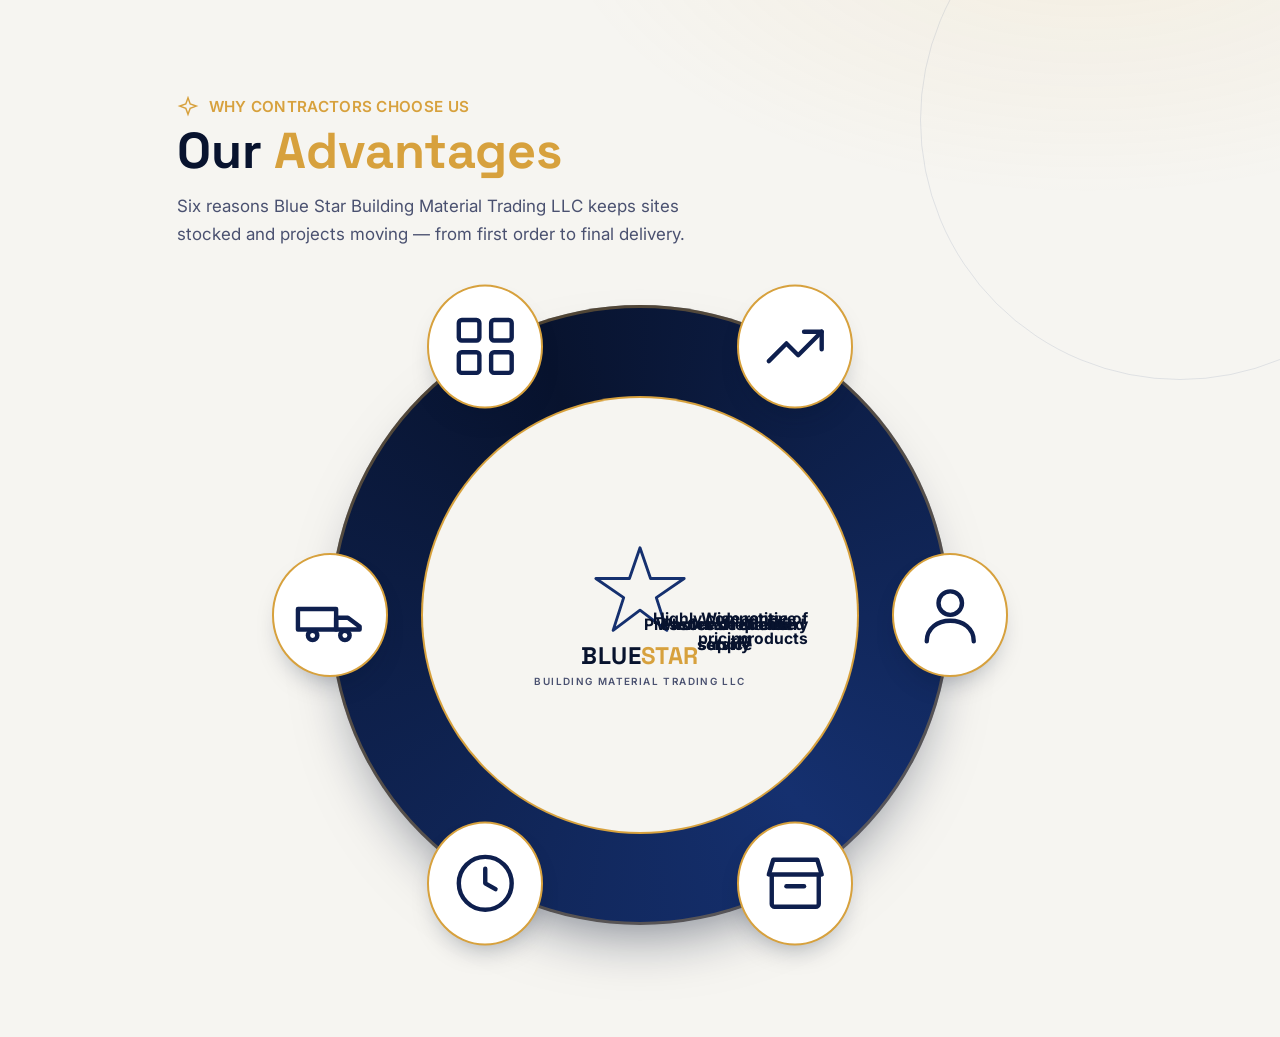
<file: blue-star-advantages.html>
<!DOCTYPE html>
<html lang="en">
<head>
<meta charset="UTF-8">
<meta name="viewport" content="width=device-width, initial-scale=1.0">
<title>Blue Star Building Material Trading LLC — Our Advantages</title>

<!-- Bootstrap -->
<link href="https://cdnjs.cloudflare.com/ajax/libs/bootstrap/5.3.3/css/bootstrap.min.css" rel="stylesheet">

<!-- Fonts -->
<link rel="preconnect" href="https://fonts.googleapis.com">
<link href="https://fonts.googleapis.com/css2?family=Space+Grotesk:wght@500;600;700&family=Inter:wght@400;500;600;700&display=swap" rel="stylesheet">

<style>
  :root{
    --navy-950:#08132e;
    --navy-800:#0e1f4e;
    --navy-700:#15306f;
    --gold-500:#d7a13d;
    --gold-300:#ecc784;
    --paper:#f6f5f1;
    --ink:#101425;
    --ink-soft:#4a5170;
    --ring-size: 620px;
    --badge-size: 132px;
  }

  *{box-sizing:border-box;}

  body{
    font-family:'Inter', sans-serif;
    background:var(--paper);
    color:var(--ink);
    margin:0;
  }

  h1,h2,h3,.display-font{
    font-family:'Space Grotesk', sans-serif;
  }

  /* ============ SECTION SHELL ============ */
  .advantages{
    position:relative;
    padding: 6rem 1.25rem 7rem;
    overflow:hidden;
    background:
      radial-gradient(ellipse 900px 500px at 85% -10%, rgba(215,161,61,0.10), transparent 60%),
      var(--paper);
  }

  .advantages::before{
    content:"";
    position:absolute;
    top:-140px; right:-160px;
    width:520px; height:520px;
    border:1px solid rgba(21,48,111,0.10);
    border-radius:50%;
  }

  .adv-kicker{
    display:flex;
    align-items:center;
    gap:.6rem;
    color:var(--gold-500);
    font-weight:600;
    letter-spacing:.02em;
    font-size:.95rem;
    margin-bottom:.35rem;
  }
  .adv-kicker svg{width:22px;height:22px;flex:none;}

  .adv-heading{
    font-size: clamp(2rem, 4.4vw, 3.15rem);
    font-weight:700;
    line-height:1.08;
    color:var(--navy-950);
    max-width: 620px;
    margin-bottom:.9rem;
  }
  .adv-heading .accent{ color:var(--gold-500); }

  .adv-sub{
    max-width:520px;
    color:var(--ink-soft);
    font-size:1.06rem;
    line-height:1.65;
    margin-bottom:0;
  }

  /* ============ DESKTOP RING ============ */
  .ring-wrap{
    position:relative;
    width: var(--ring-size);
    height: var(--ring-size);
    max-width:100%;
    margin: 3.5rem auto 0;
  }

  .ring-track{
    position:absolute;
    inset:0;
    border-radius:50%;
    background: conic-gradient(from -20deg, var(--navy-950) 0deg, var(--navy-700) 160deg, var(--navy-950) 360deg);
    box-shadow:
      inset 0 0 0 3px rgba(215,161,61,0.35),
      0 30px 60px -25px rgba(8,19,46,0.55);
  }

  .ring-track::after{
    content:"";
    position:absolute;
    inset: 15%;
    border-radius:50%;
    background:var(--paper);
    box-shadow: 0 0 0 2px var(--gold-500);
  }

  .ring-center{
    position:absolute;
    inset: 15%;
    border-radius:50%;
    display:flex;
    flex-direction:column;
    align-items:center;
    justify-content:center;
    text-align:center;
    padding: 1rem;
    z-index:3;
  }

  .ring-center .star-mark{
    width: 30%;
    max-width:96px;
    margin-bottom:.4rem;
  }

  .ring-center .brand-name{
    font-family:'Space Grotesk', sans-serif;
    font-weight:700;
    color:var(--navy-950);
    font-size:1.5rem;
    letter-spacing:.02em;
    line-height:1;
  }
  .ring-center .brand-name span{ color:var(--gold-500); }

  .ring-center .brand-sub{
    margin-top:.35rem;
    font-size:.62rem;
    letter-spacing:.14em;
    color:var(--ink-soft);
    font-weight:600;
  }

  /* badge placement using rotate/translate/counter-rotate */
  .badge{
    --angle: 0deg;
    position:absolute;
    top:50%; left:50%;
    width: var(--badge-size);
    height: var(--badge-size);
    margin: calc(var(--badge-size) / -2) 0 0 calc(var(--badge-size) / -2);
    transform: rotate(var(--angle)) translate(calc(var(--ring-size) / 2)) rotate(calc(var(--angle) * -1));
    z-index:4;
  }

  .badge-1{ --angle: -120deg; }
  .badge-2{ --angle: -60deg; }
  .badge-3{ --angle: 0deg; }
  .badge-4{ --angle: 60deg; }
  .badge-5{ --angle: 120deg; }
  .badge-6{ --angle: 180deg; }

  .badge-inner{
    width:100%;
    height:100%;
    border-radius:50%;
    background:#ffffff;
    border: 2px solid var(--gold-500);
    box-shadow: 0 14px 28px -14px rgba(8,19,46,0.4);
    display:flex;
    align-items:center;
    justify-content:center;
    padding: 18%;
    transition: transform .35s ease, box-shadow .35s ease;
    cursor:default;
  }
  .badge-inner svg{
    width:100%;
    height:100%;
    stroke: var(--navy-800);
  }
  .badge:hover .badge-inner{
    transform: scale(1.08);
    box-shadow: 0 18px 34px -12px rgba(215,161,61,0.55);
  }
  .badge:hover .badge-inner svg{ stroke: var(--gold-500); }

  .badge-label{
    position:absolute;
    top:50%; left:50%;
    width: 168px;
    transform: rotate(var(--angle)) translate(calc(var(--ring-size)/2 + var(--badge-size)/2 + 14px)) rotate(calc(var(--angle) * -1)) translate(-50%,-50%);
    text-align:center;
    font-weight:700;
    color:var(--navy-950);
    font-size:.98rem;
    line-height:1.28;
    z-index:4;
  }
  .badge-label-1, .badge-label-2{ top:calc(50% - 6px); }
  .badge-label-1{ text-align:right; transform: rotate(var(--angle)) translate(calc(var(--ring-size)/2 + var(--badge-size)/2 + 14px)) rotate(calc(var(--angle) * -1)) translate(-92%,-50%); }
  .badge-label-6{ text-align:right; }

  /* entrance animation, orchestrated once */
  .ring-wrap .badge, .ring-wrap .badge-label, .ring-track{
    opacity:0;
  }
  .ring-wrap.in-view .ring-track{
    animation: ring-fade .7s ease forwards;
  }
  .ring-wrap.in-view .badge{
    animation: badge-pop .55s cubic-bezier(.2,.8,.3,1.2) forwards;
  }
  .ring-wrap.in-view .badge-label{
    animation: label-fade .5s ease forwards;
  }
  .ring-wrap.in-view .badge-1{ animation-delay:.15s; } .ring-wrap.in-view .badge-label-1{ animation-delay:.28s; }
  .ring-wrap.in-view .badge-2{ animation-delay:.25s; } .ring-wrap.in-view .badge-label-2{ animation-delay:.38s; }
  .ring-wrap.in-view .badge-3{ animation-delay:.35s; } .ring-wrap.in-view .badge-label-3{ animation-delay:.48s; }
  .ring-wrap.in-view .badge-4{ animation-delay:.45s; } .ring-wrap.in-view .badge-label-4{ animation-delay:.58s; }
  .ring-wrap.in-view .badge-5{ animation-delay:.55s; } .ring-wrap.in-view .badge-label-5{ animation-delay:.68s; }
  .ring-wrap.in-view .badge-6{ animation-delay:.65s; } .ring-wrap.in-view .badge-label-6{ animation-delay:.78s; }

  @keyframes ring-fade{ from{opacity:0; transform:scale(.9);} to{opacity:1; transform:scale(1);} }
  @keyframes badge-pop{
    from{ opacity:0; transform: rotate(var(--angle)) translate(calc(var(--ring-size)*0.15)) rotate(calc(var(--angle) * -1)) scale(.4); }
    to{ opacity:1; transform: rotate(var(--angle)) translate(calc(var(--ring-size)/2)) rotate(calc(var(--angle) * -1)) scale(1); }
  }
  @keyframes label-fade{ from{opacity:0;} to{opacity:1;} }

  @media (prefers-reduced-motion: reduce){
    .ring-wrap .badge, .ring-wrap .badge-label, .ring-track{ opacity:1; animation:none !important; }
  }

  /* ============ MOBILE / TABLET: SPINE LAYOUT ============ */
  .spine-wrap{ display:none; }

  @media (max-width: 991.98px){
    .ring-wrap{ display:none; }
    .spine-wrap{
      display:block;
      margin-top: 3rem;
      position:relative;
    }
    .spine-hub{
      display:flex;
      flex-direction:column;
      align-items:center;
      text-align:center;
      margin-bottom: 1.75rem;
    }
    .spine-hub .star-mark{ width:74px; margin-bottom:.6rem; }
    .spine-hub .brand-name{ font-family:'Space Grotesk',sans-serif; font-weight:700; color:var(--navy-950); font-size:1.35rem; }
    .spine-hub .brand-name span{ color:var(--gold-500); }
    .spine-hub .brand-sub{ font-size:.62rem; letter-spacing:.14em; color:var(--ink-soft); font-weight:600; margin-top:.3rem; }

    .spine{
      position:relative;
      max-width: 480px;
      margin: 0 auto;
      padding-left: 2.75rem;
    }
    .spine::before{
      content:"";
      position:absolute;
      left: 26px;
      top: 6px; bottom:6px;
      width:2px;
      background: linear-gradient(var(--gold-500), var(--navy-800));
      opacity:.5;
    }
    .spine-item{
      position:relative;
      display:flex;
      align-items:flex-start;
      gap:1rem;
      padding: 1.1rem 0;
    }
    .spine-item .badge-inner{
      width:56px; height:56px;
      flex:none;
      position:absolute;
      left:-2.75rem;
      top:1.1rem;
      padding:11px;
    }
    .spine-item .spine-text{ margin-left: 3rem; padding-top:.5rem; }
    .spine-item .spine-title{ font-weight:700; color:var(--navy-950); font-size:1.02rem; margin-bottom:.15rem; }
    .spine-item .spine-desc{ font-size:.88rem; color:var(--ink-soft); line-height:1.5; }

    .spine-item{ opacity:0; transform: translateX(-14px); }
    .spine-wrap.in-view .spine-item{ animation: spine-in .5s ease forwards; }
    .spine-wrap.in-view .spine-item:nth-child(1){ animation-delay:.05s; }
    .spine-wrap.in-view .spine-item:nth-child(2){ animation-delay:.15s; }
    .spine-wrap.in-view .spine-item:nth-child(3){ animation-delay:.25s; }
    .spine-wrap.in-view .spine-item:nth-child(4){ animation-delay:.35s; }
    .spine-wrap.in-view .spine-item:nth-child(5){ animation-delay:.45s; }
    .spine-wrap.in-view .spine-item:nth-child(6){ animation-delay:.55s; }
    @keyframes spine-in{ to{ opacity:1; transform:translateX(0); } }
    @media (prefers-reduced-motion: reduce){
      .spine-item{ opacity:1; transform:none; animation:none !important; }
    }
  }

  @media (max-width: 575.98px){
    .advantages{ padding: 4rem 1rem 4.5rem; }
    :root{ --badge-size: 108px; }
  }
</style>
</head>
<body>

<section class="advantages">
  <div class="container">
    <div class="row justify-content-center">
      <div class="col-lg-10 text-center text-lg-start">
        <div class="d-flex flex-column align-items-center align-items-lg-start">
          <div class="adv-kicker">
            <svg viewBox="0 0 24 24" fill="none" stroke="currentColor" stroke-width="1.6"><path d="M12 2l2.4 6.6L21 11l-6.6 2.4L12 20l-2.4-6.6L3 11l6.6-2.4L12 2z"/></svg>
            WHY CONTRACTORS CHOOSE US
          </div>
          <h2 class="adv-heading">Our <span class="accent">Advantages</span></h2>
          <p class="adv-sub">Six reasons Blue Star Building Material Trading LLC keeps sites stocked and projects moving — from first order to final delivery.</p>
        </div>
      </div>
    </div>

    <!-- ===== DESKTOP RING ===== -->
    <div class="ring-wrap" id="ringWrap">
      <div class="ring-track"></div>

      <div class="ring-center">
        <svg class="star-mark" viewBox="0 0 100 100" fill="none">
          <path d="M50 6 L61 38 L96 38 L67 58 L78 92 L50 71 L22 92 L33 58 L4 38 L39 38 Z" fill="none" stroke="#15306f" stroke-width="3" stroke-linejoin="round"/>
        </svg>
        <div class="brand-name">BLUE<span>STAR</span></div>
        <div class="brand-sub">BUILDING MATERIAL TRADING LLC</div>
      </div>

      <!-- Badge 1: Wide range of products (top-left) -->
      <div class="badge badge-1">
        <div class="badge-inner">
          <svg viewBox="0 0 24 24" fill="none" stroke-width="1.5" stroke-linecap="round" stroke-linejoin="round">
            <rect x="3" y="3" width="7" height="7" rx="1"/><rect x="14" y="3" width="7" height="7" rx="1"/>
            <rect x="3" y="14" width="7" height="7" rx="1"/><rect x="14" y="14" width="7" height="7" rx="1"/>
          </svg>
        </div>
      </div>
      <div class="badge-label badge-label-1">Wide range of products</div>

      <!-- Badge 2: Highly competitive pricing (top-right) -->
      <div class="badge badge-2">
        <div class="badge-inner">
          <svg viewBox="0 0 24 24" fill="none" stroke-width="1.5" stroke-linecap="round" stroke-linejoin="round">
            <path d="M3 17l6-6 4 4 8-8"/><path d="M15 7h6v6"/>
          </svg>
        </div>
      </div>
      <div class="badge-label badge-label-2">Highly competitive pricing</div>

      <!-- Badge 3: Presence of qualified staff (right) -->
      <div class="badge badge-3">
        <div class="badge-inner">
          <svg viewBox="0 0 24 24" fill="none" stroke-width="1.5" stroke-linecap="round" stroke-linejoin="round">
            <circle cx="12" cy="8" r="4"/><path d="M4 21c0-4.4 3.6-7 8-7s8 2.6 8 7"/>
          </svg>
        </div>
      </div>
      <div class="badge-label badge-label-3">Presence of qualified staff</div>

      <!-- Badge 4: Wholesale & retail supply (bottom-right) -->
      <div class="badge badge-4">
        <div class="badge-inner">
          <svg viewBox="0 0 24 24" fill="none" stroke-width="1.5" stroke-linecap="round" stroke-linejoin="round">
            <path d="M3 9l1.5-5h15L21 9"/><path d="M4 9h16v10a1 1 0 01-1 1H5a1 1 0 01-1-1V9z"/><path d="M9 13h6"/>
          </svg>
        </div>
      </div>
      <div class="badge-label badge-label-4">Wholesale &amp; retail supply</div>

      <!-- Badge 5: Fast and reliable service (bottom-left) -->
      <div class="badge badge-5">
        <div class="badge-inner">
          <svg viewBox="0 0 24 24" fill="none" stroke-width="1.5" stroke-linecap="round" stroke-linejoin="round">
            <circle cx="12" cy="12" r="9"/><path d="M12 7v5l3.5 2"/>
          </svg>
        </div>
      </div>
      <div class="badge-label badge-label-5">Fast and reliable service</div>

      <!-- Badge 6: On-site delivery (left) -->
      <div class="badge badge-6">
        <div class="badge-inner">
          <svg viewBox="0 0 24 24" fill="none" stroke-width="1.5" stroke-linecap="round" stroke-linejoin="round">
            <path d="M1 10h13v7H1z"/><path d="M14 13h4l4 3v1h-8z"/><circle cx="6" cy="19" r="1.6"/><circle cx="17" cy="19" r="1.6"/>
          </svg>
        </div>
      </div>
      <div class="badge-label badge-label-6">On-site delivery</div>
    </div>

    <!-- ===== MOBILE / TABLET SPINE ===== -->
    <div class="spine-wrap" id="spineWrap">
      <div class="spine-hub">
        <svg class="star-mark" viewBox="0 0 100 100" fill="none">
          <path d="M50 6 L61 38 L96 38 L67 58 L78 92 L50 71 L22 92 L33 58 L4 38 L39 38 Z" fill="none" stroke="#15306f" stroke-width="3" stroke-linejoin="round"/>
        </svg>
        <div class="brand-name">BLUE<span>STAR</span></div>
        <div class="brand-sub">BUILDING MATERIAL TRADING LLC</div>
      </div>

      <div class="spine">
        <div class="spine-item">
          <div class="badge-inner"><svg viewBox="0 0 24 24" fill="none" stroke-width="1.5" stroke-linecap="round" stroke-linejoin="round"><rect x="3" y="3" width="7" height="7" rx="1"/><rect x="14" y="3" width="7" height="7" rx="1"/><rect x="3" y="14" width="7" height="7" rx="1"/><rect x="14" y="14" width="7" height="7" rx="1"/></svg></div>
          <div class="spine-text">
            <div class="spine-title">Wide range of products</div>
            <div class="spine-desc">Steel, cement, tiles and finishing materials — stocked under one roof.</div>
          </div>
        </div>
        <div class="spine-item">
          <div class="badge-inner"><svg viewBox="0 0 24 24" fill="none" stroke-width="1.5" stroke-linecap="round" stroke-linejoin="round"><path d="M3 17l6-6 4 4 8-8"/><path d="M15 7h6v6"/></svg></div>
          <div class="spine-text">
            <div class="spine-title">Highly competitive pricing</div>
            <div class="spine-desc">Direct sourcing keeps rates lean on every order, bulk or single-item.</div>
          </div>
        </div>
        <div class="spine-item">
          <div class="badge-inner"><svg viewBox="0 0 24 24" fill="none" stroke-width="1.5" stroke-linecap="round" stroke-linejoin="round"><circle cx="12" cy="8" r="4"/><path d="M4 21c0-4.4 3.6-7 8-7s8 2.6 8 7"/></svg></div>
          <div class="spine-text">
            <div class="spine-title">Presence of qualified staff</div>
            <div class="spine-desc">Trained teams who know the material specs, not just the catalogue.</div>
          </div>
        </div>
        <div class="spine-item">
          <div class="badge-inner"><svg viewBox="0 0 24 24" fill="none" stroke-width="1.5" stroke-linecap="round" stroke-linejoin="round"><path d="M3 9l1.5-5h15L21 9"/><path d="M4 9h16v10a1 1 0 01-1 1H5a1 1 0 01-1-1V9z"/><path d="M9 13h6"/></svg></div>
          <div class="spine-text">
            <div class="spine-title">Wholesale &amp; retail supply</div>
            <div class="spine-desc">One-off pickups or project-scale orders, handled the same day.</div>
          </div>
        </div>
        <div class="spine-item">
          <div class="badge-inner"><svg viewBox="0 0 24 24" fill="none" stroke-width="1.5" stroke-linecap="round" stroke-linejoin="round"><circle cx="12" cy="12" r="9"/><path d="M12 7v5l3.5 2"/></svg></div>
          <div class="spine-text">
            <div class="spine-title">Fast and reliable service</div>
            <div class="spine-desc">Quotes turned around quickly, with orders tracked start to finish.</div>
          </div>
        </div>
        <div class="spine-item">
          <div class="badge-inner"><svg viewBox="0 0 24 24" fill="none" stroke-width="1.5" stroke-linecap="round" stroke-linejoin="round"><path d="M1 10h13v7H1z"/><path d="M14 13h4l4 3v1h-8z"/><circle cx="6" cy="19" r="1.6"/><circle cx="17" cy="19" r="1.6"/></svg></div>
          <div class="spine-text">
            <div class="spine-title">On-site delivery</div>
            <div class="spine-desc">Materials brought straight to the site, scheduled around your team.</div>
          </div>
        </div>
      </div>
    </div>

  </div>
</section>

<script>
  // Single orchestrated reveal, triggered once when the section enters view.
  const ring = document.getElementById('ringWrap');
  const spine = document.getElementById('spineWrap');
  const targets = [ring, spine];

  if ('IntersectionObserver' in window) {
    const io = new IntersectionObserver((entries) => {
      entries.forEach(entry => {
        if (entry.isIntersecting) {
          entry.target.classList.add('in-view');
          io.unobserve(entry.target);
        }
      });
    }, { threshold: 0.25 });
    targets.forEach(t => io.observe(t));
  } else {
    targets.forEach(t => t.classList.add('in-view'));
  }
</script>

</body>
</html>
</file>
